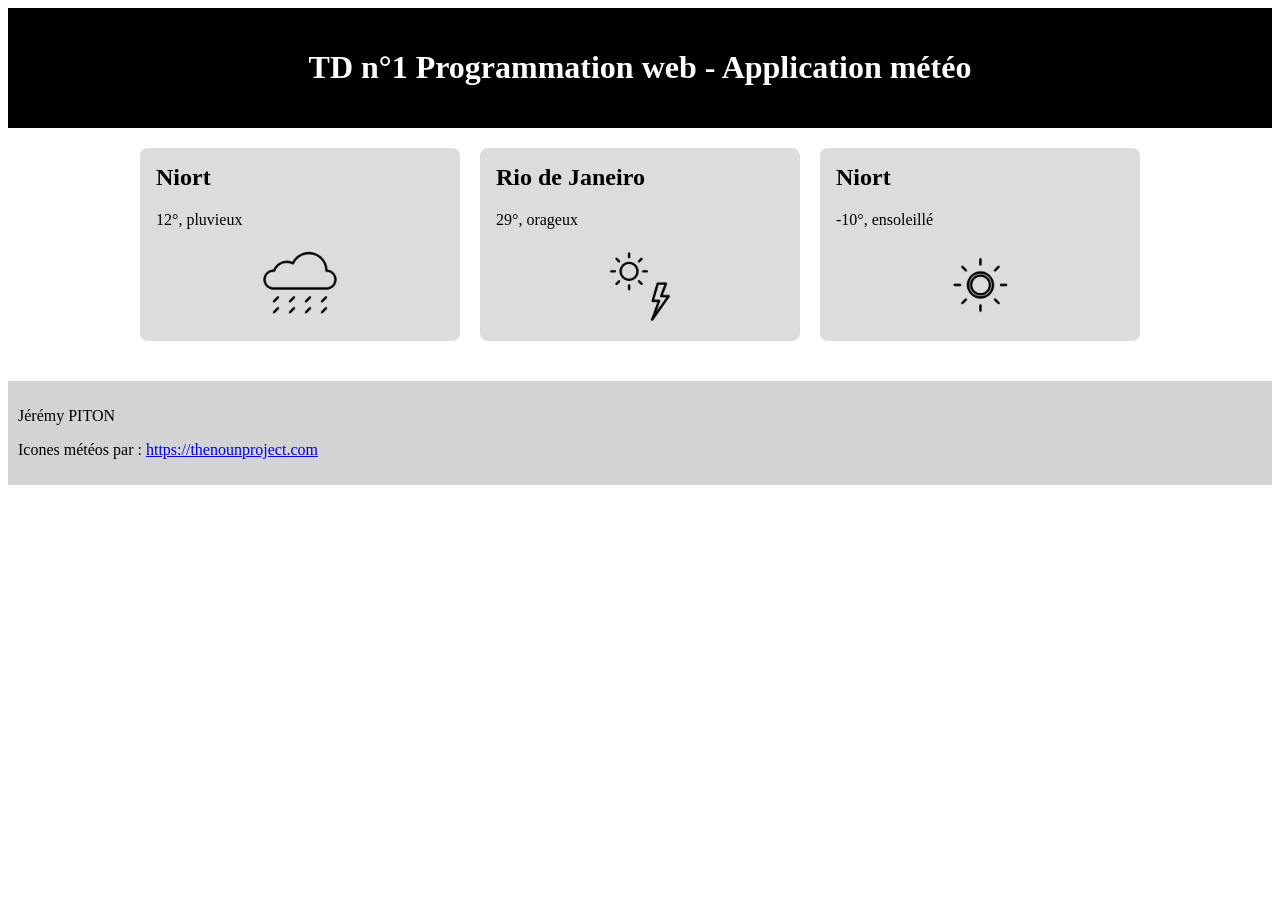
<file: meteo/index.html>
<!DOCTYPE html>
<html>
    <head>
        <meta charset="UTF-8">
        <link rel="stylesheet" href="style.css">
    </head>
    <body>
        <header>
            <h1>TD n°1 Programmation web - Application météo</h1>
        </header>
        <div class="flex">
            <div class="ville">
                <h2>Niort</h2>
                <p>12°, pluvieux</p>
                <img src="images/pluvieux.png" alt="pluvieux"/>
            </div>
            <div class="ville">
                <h2>Rio de Janeiro</h2>
                <p>29°, orageux</p>
                <img src="images/orageux.png" alt="orageux"/>
            </div>
            <div class="ville">
                <h2>Niort</h2>
                <p>-10°, ensoleillé</p>
                <img src="images/ensoleille.png" alt="ensoleille"/>
            </div>
        </div>
        <footer>
            <p>Jérémy PITON</p>
            <p>Icones météos par : <a href="https://thenounproject.com">https://thenounproject.com</a></p>
        </footer>
    </body>
</html>
</file>
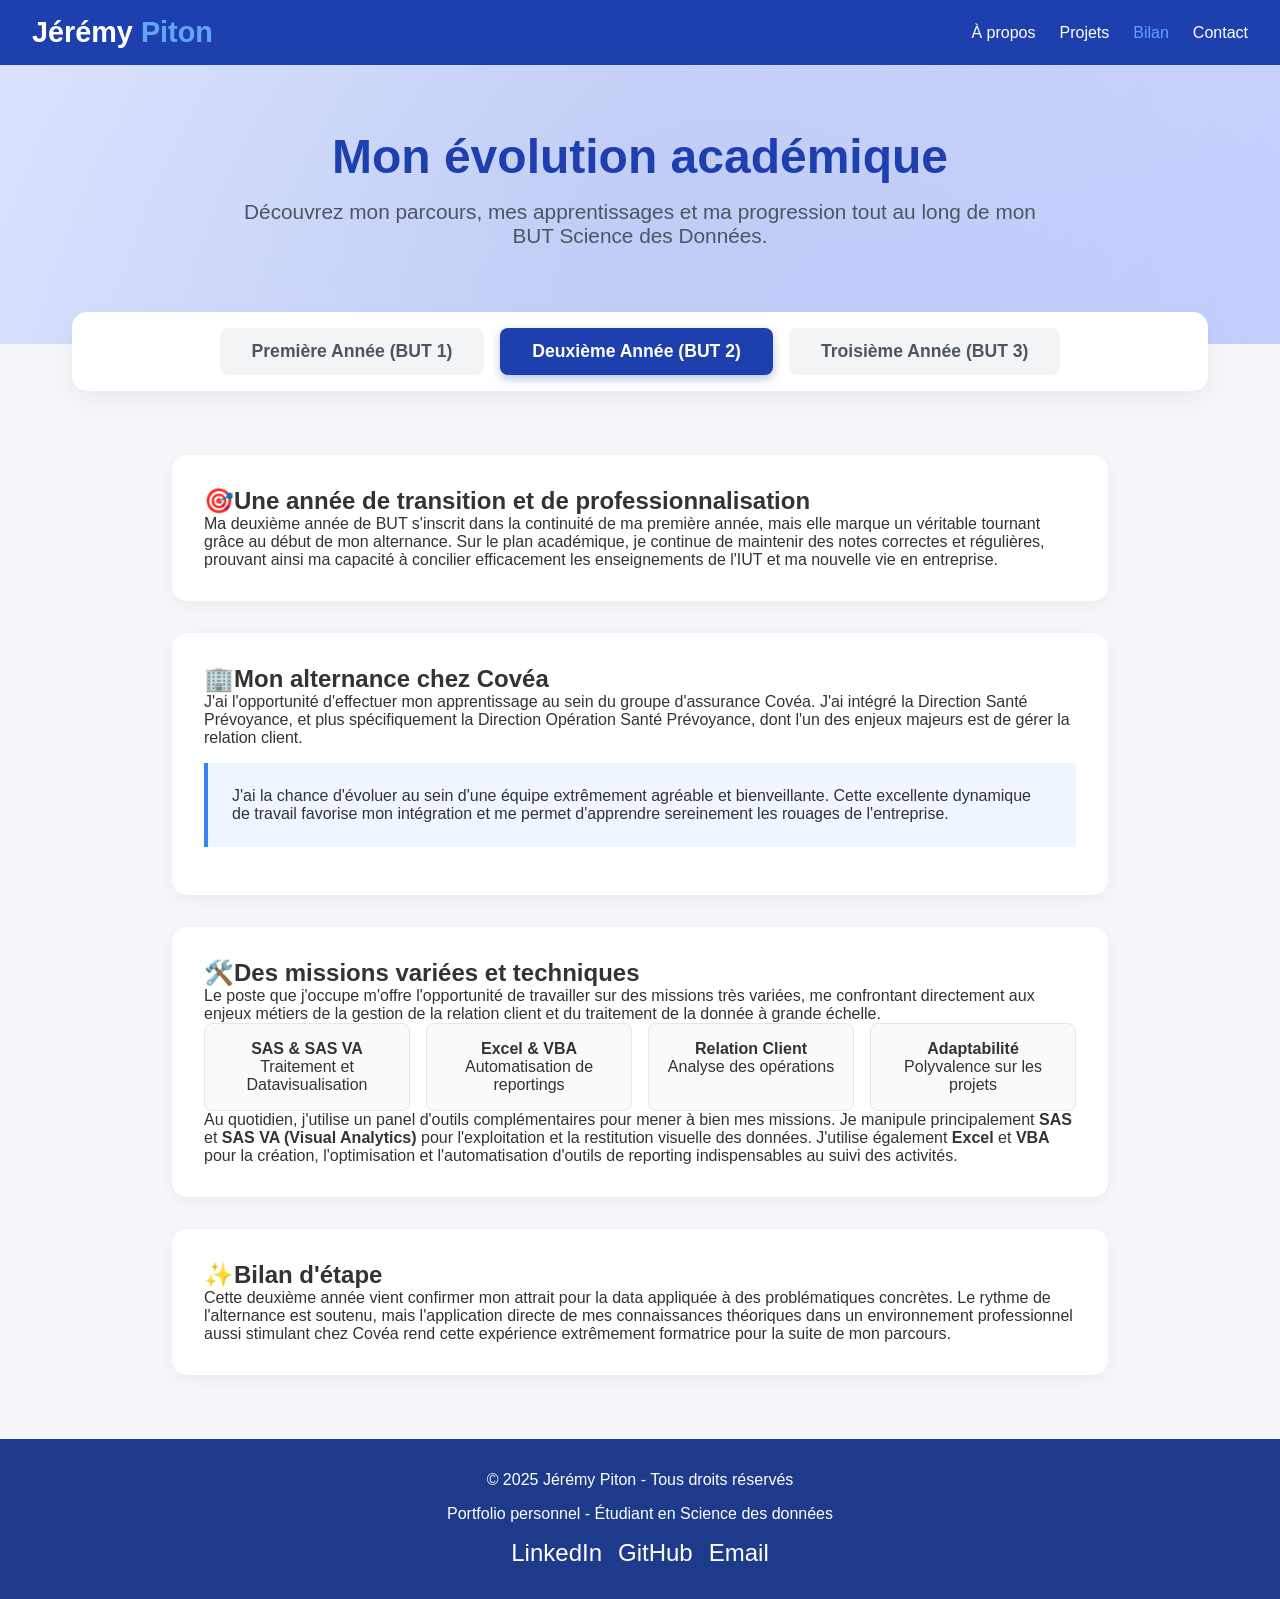
<file: pages/bilan.html>
<!DOCTYPE html>
<html lang="fr">
<head>
    <meta charset="UTF-8">
    <meta name="viewport" content="width=device-width, initial-scale=1.0">
    <title>Bilan - Jérémy Piton</title>
    <link rel="stylesheet" href="../styles/style.css">
</head>
<body>
    <header>
        <nav>
            <div class="logo"><a href="../index.html" style="text-decoration: none; color: inherit;">Jérémy <span>Piton</span></a></div>
            <div class="nav-links">
                <a href="./about.html">À propos</a>
                <a href="./projet.html">Projets</a>
                <a href="./bilan.html" style="color: #60a5fa;">Bilan</a>
                <a href="./contact.html">Contact</a>
            </div>
        </nav>
    </header>

    <section class="hero">
        <div class="hero-content">
            <h1>Mon évolution académique</h1>
            <p>Découvrez mon parcours, mes apprentissages et ma progression tout au long de mon BUT Science des Données.</p>
        </div>
    </section>

    <div class="tabs-container">
        <div class="tabs">
            <button class="tab-btn" data-target="but1">Première Année (BUT 1)</button>
            <button class="tab-btn active" data-target="but2">Deuxième Année (BUT 2)</button>
            <button class="tab-btn" data-target="but3">Troisième Année (BUT 3)</button>
        </div>
    </div>

    <div id="but1" class="tab-content bilan-container">
        <div class="bilan-section">
            <h2><span class="section-icon">🎯</span>Vue d'ensemble de l'année</h2>
            <p>Ma première année en BUT Science des Données à l'IUT de Poitiers (site de Niort) s'est révélée être une expérience enrichissante et gratifiante. Dès le début de cette formation, j'ai été agréablement surpris par la qualité de l'enseignement et la diversité des matières proposées.</p>
            
            <div class="highlight-box">
                <p>Cette année a dépassé toutes mes attentes et les résultats obtenus témoignent d'une réelle cohérence entre mes aptitudes et cette formation.</p>
            </div>
            
            <p>Ce qui m'a le plus marqué, c'est la facilité avec laquelle j'ai assimilé les concepts enseignés. Sans avoir le sentiment de fournir un travail intensif, j'ai réussi à obtenir d'excellents résultats tout au long des deux semestres, ce qui témoigne à la fois de ma passion pour le domaine et de ma capacité d'adaptation aux méthodes pédagogiques universitaires.</p>
        </div>

        <div class="bilan-section">
            <h2><span class="section-icon">📊</span>Résultats académiques</h2>
            <p>Mes résultats de première année reflètent un parcours solide et cohérent. J'ai obtenu de très bons résultats dans l'ensemble des matières, avec une progression constante qui s'est maintenue de septembre à juin.</p>
            
            <div class="skills-grid">
                <div class="skill-item">
                    <strong>Semestre 1</strong><br>
                    Très bons résultats
                </div>
                <div class="skill-item">
                    <strong>Semestre 2</strong><br>
                    Progression confirmée
                </div>
                <div class="skill-item">
                    <strong>Moyenne générale</strong><br>
                    Belle performance
                </div>
                <div class="skill-item">
                    <strong>Assiduité</strong><br>
                    Grande régularité
                </div>
            </div>
            
            <p>Ces résultats sont satisfaisants car ils ont été obtenus sans stress excessif ni surmenage. Cela m'a permis de prendre du recul sur les concepts étudiés et d'approfondir certains sujets qui m'intéressaient particulièrement, notamment dans le domaine informatique.</p>
        </div>

        <div class="bilan-section">
            <h2><span class="section-icon">💻</span>Passion confirmée pour l'informatique</h2>
            <p>Comme je l'anticipais avant d'intégrer cette formation, l'aspect informatique du BUT Science des Données a été une source de motivation constante. Les cours de programmation Python, de bases de données SQL, et d'algorithmique ont particulièrement retenu mon attention.</p>
            
            <p>Cette attirance naturelle pour l'informatique s'est traduite par une facilité d'apprentissage dans ces matières. Les concepts de programmation, la logique algorithmique et la manipulation de données m'ont semblé intuitifs, ce qui m'a permis d'aller au-delà des exigences du programme et d'explorer des aspects plus avancés par curiosité personnelle.</p>
            
            <div class="highlight-box">
                <p>L'informatique reste le domaine où je me sens le plus à l'aise et où ma progression est la plus naturelle. Cette passion devrait constituer un atout majeur pour la suite de mes études.</p>
            </div>
        </div>

        <div class="bilan-section">
            <h2><span class="section-icon">📐</span>Appropriation des mathématiques</h2>
            <p>L'une des plus belles surprises de cette année a été de voir à quel point les mathématiques et l’informatique se complètent parfaitement. Si les maths m'ont toujours intéressé, j’ai découvert à travers la science des données une nouvelle manière de les appliquer, rendant leur utilisation encore plus captivante et enrichissante.</p>
            
            <p>Les statistiques, l'algèbre linéaire, et l'analyse de données m'ont permis de découvrir une facette des mathématiques que je ne connaissais pas : leur application concrète et leur utilité pratique dans l'analyse et l'interprétation de données réelles. Cette approche contextualisée a changé ma perception de cette discipline.</p>
            
            <p>Ma motivation pour les mathématiques et l'informatique s'aligne désormais parfaitement, renforçant ainsi la cohérence de mon parcours en data science. Cette convergence marque une étape clé dans mon évolution académique et confirme mon choix professionnel, en me permettant d'exploiter pleinement ces deux disciplines pour l'analyse et la valorisation des données.</p>
        </div>

        <div class="bilan-section">
            <h2><span class="section-icon">🚀</span>Perspectives et projets futurs</h2>
            <p>Cette première année réussie renforce ma conviction d'avoir fait le bon choix d'orientation. Elle constitue une base solide pour aborder les années suivantes avec confiance.</p>
            
            <p>Aussi je me projette déjà dans l'alternance que j'effectuerai pour ma deuxième année. Cette expérience professionnelle me permettra de mettre en pratique les compétences acquises tout en continuant à apprendre dans un environnement professionnel stimulant.</p>
            
            <div class="highlight-box">
                <p>J’ai atteint mon objectif en décrochant une alternance en data science à Niort ce qui me permettra de conjuguer apprentissage théorique et expérience concrète pour renforcer mes compétences.</p>
            </div>
            
            <p>Cette année m'a également donné envie d'approfondir certains domaines comme l'analyse de données et la visualisation de données avancée. Je compte profiter du premier mois des vacances d'été pour explorer ces sujets en autonomie.</p>
        </div>

        <div class="bilan-section">
            <h2><span class="section-icon">✨</span>Conclusion</h2>
            <p>En résumé, cette première année de BUT Science des Données restera marquée par la découverte d'une formation parfaitement adaptée à mes aspirations et à mes capacités.</p>
            
            <p>Au-delà de mes résultats, c'est surtout l'épanouissement personnel et intellectuel que je retiens de cette année. Avoir développé un goût pour les mathématiques appliquées tout en confirmant ma passion pour l'informatique orientera positivement la suite de mon parcours.</p>
            
            <p>Je termine cette première année avec enthousiasme et impatience de poursuivre cette aventure.</p>
        </div>
    </div>

    <div id="but2" class="tab-content active bilan-container">
        <div class="bilan-section">
            <h2><span class="section-icon">🎯</span>Une année de transition et de professionnalisation</h2>
            <p>Ma deuxième année de BUT s'inscrit dans la continuité de ma première année, mais elle marque un véritable tournant grâce au début de mon alternance. Sur le plan académique, je continue de maintenir des notes correctes et régulières, prouvant ainsi ma capacité à concilier efficacement les enseignements de l'IUT et ma nouvelle vie en entreprise.</p>
        </div>

        <div class="bilan-section">
            <h2><span class="section-icon">🏢</span>Mon alternance chez Covéa</h2>
            <p>J'ai l'opportunité d'effectuer mon apprentissage au sein du groupe d'assurance Covéa. J'ai intégré la Direction Santé Prévoyance, et plus spécifiquement la Direction Opération Santé Prévoyance, dont l'un des enjeux majeurs est de gérer la relation client.</p>
            
            <div class="highlight-box">
                <p>J'ai la chance d'évoluer au sein d'une équipe extrêmement agréable et bienveillante. Cette excellente dynamique de travail favorise mon intégration et me permet d'apprendre sereinement les rouages de l'entreprise.</p>
            </div>
        </div>

        <div class="bilan-section">
            <h2><span class="section-icon">🛠️</span>Des missions variées et techniques</h2>
            <p>Le poste que j'occupe m'offre l'opportunité de travailler sur des missions très variées, me confrontant directement aux enjeux métiers de la gestion de la relation client et du traitement de la donnée à grande échelle.</p>
            
            <div class="skills-grid">
                <div class="skill-item">
                    <strong>SAS & SAS VA</strong><br>
                    Traitement et Datavisualisation
                </div>
                <div class="skill-item">
                    <strong>Excel & VBA</strong><br>
                    Automatisation de reportings
                </div>
                <div class="skill-item">
                    <strong>Relation Client</strong><br>
                    Analyse des opérations
                </div>
                <div class="skill-item">
                    <strong>Adaptabilité</strong><br>
                    Polyvalence sur les projets
                </div>
            </div>
            
            <p>Au quotidien, j'utilise un panel d'outils complémentaires pour mener à bien mes missions. Je manipule principalement <strong>SAS</strong> et <strong>SAS VA (Visual Analytics)</strong> pour l'exploitation et la restitution visuelle des données. J'utilise également <strong>Excel</strong> et <strong>VBA</strong> pour la création, l'optimisation et l'automatisation d'outils de reporting indispensables au suivi des activités.</p>
        </div>

        <div class="bilan-section">
            <h2><span class="section-icon">✨</span>Bilan d'étape</h2>
            <p>Cette deuxième année vient confirmer mon attrait pour la data appliquée à des problématiques concrètes. Le rythme de l'alternance est soutenu, mais l'application directe de mes connaissances théoriques dans un environnement professionnel aussi stimulant chez Covéa rend cette expérience extrêmement formatrice pour la suite de mon parcours.</p>
        </div>
    </div>


    <div id="but3" class="tab-content bilan-container">
        <div class="coming-soon">
            <div class="icon">🚀</div>
            <h2>Patience, j'y travaille !</h2>
            <p>Cette section sera complétée lors de ma troisième et dernière année de BUT.<br>Au programme : spécialisation, poursuite de mon alternance, et préparation à la poursuite d'études (Master/École d'ingénieur).</p>
        </div>
    </div>
    
    <footer>
        <p>© 2025 Jérémy Piton - Tous droits réservés</p>
        <p>Portfolio personnel - Étudiant en Science des données</p>
        <div class="social-links">
            <a href="https://www.linkedin.com/in/j%C3%A9r%C3%A9my-piton-b1ab8a340/">LinkedIn</a>
            <a href="https://github.com/jeremypiton">GitHub</a>
            <a href="mailto:jmyptn@gmail.com">Email</a>
        </div>
    </footer>

    <script src="../scripts/scripts.js"></script>
</body>
</html>
</file>
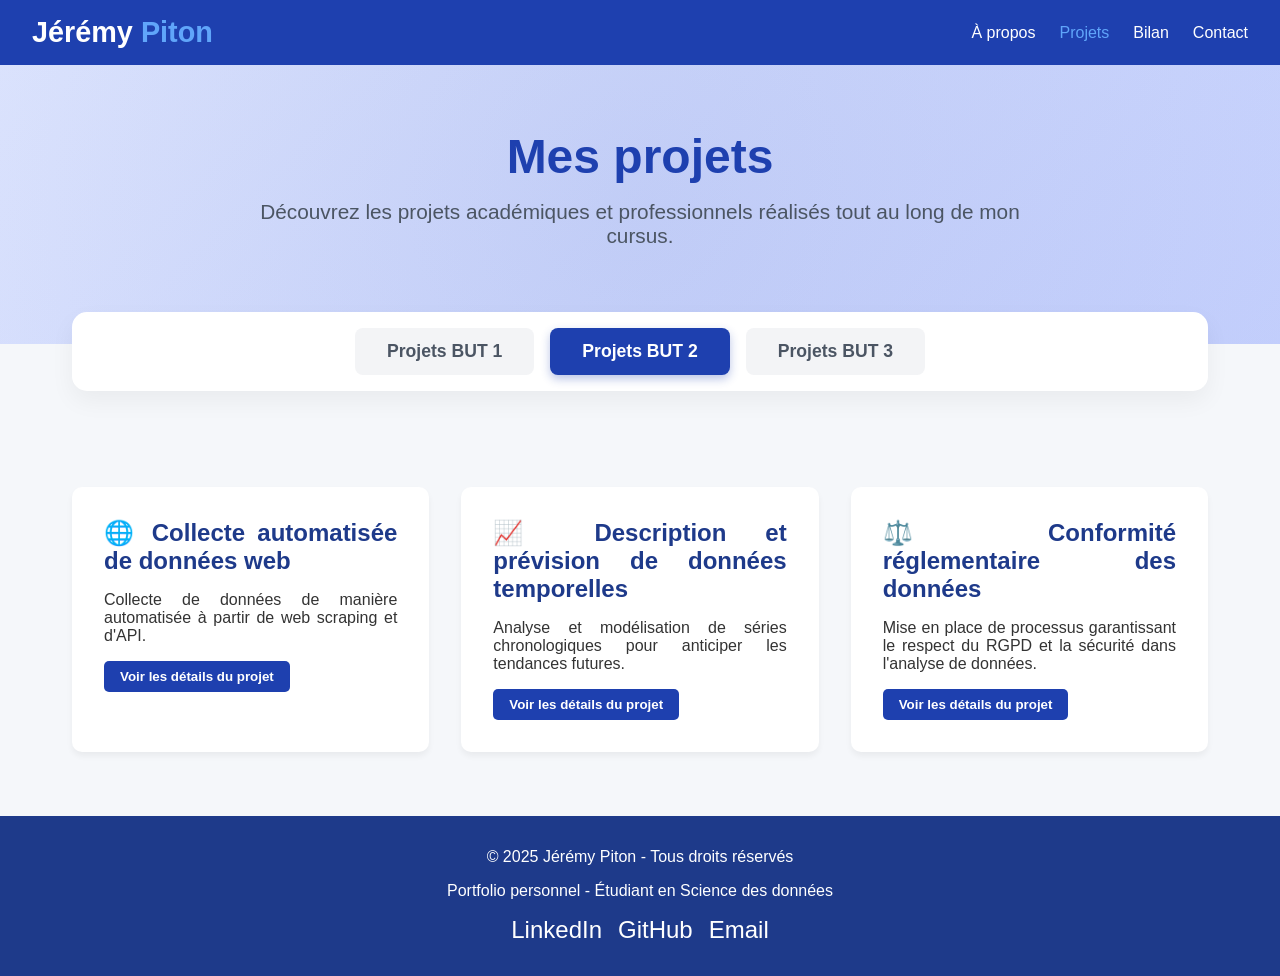
<file: pages/projet.html>
<!DOCTYPE html>
<html lang="fr">
<head>
    <meta charset="UTF-8">
    <meta name="viewport" content="width=device-width, initial-scale=1.0">
    <title>Jérémy Piton - Mes projets</title>
    <link rel="stylesheet" href="../styles/style.css">
</head>
<body>
    <!-- Overlay pour les modales -->
    <div class="modal-overlay" id="modalOverlay"></div>

    <header>
        <nav>
            <div class="logo"><a href="../index.html" style="text-decoration: none; color: inherit;">Jérémy <span>Piton</span></a></div>
            <div class="nav-links">
                <a href="./about.html">À propos</a>
                <a href="./projet.html" style="color: #60a5fa;">Projets</a>
                <a href="./bilan.html">Bilan</a>
                <a href="./contact.html">Contact</a>
            </div>
        </nav>
    </header>

    <section class="hero">
        <div class="hero-content">
            <h1>Mes projets</h1>
            <p>Découvrez les projets académiques et professionnels réalisés tout au long de mon cursus.</p>
        </div>
    </section>

    <div class="tabs-container">
        <div class="tabs">
            <button class="tab-btn" data-target="projets-but1">Projets BUT 1</button>
            <button class="tab-btn active" data-target="projets-but2">Projets BUT 2</button>
            <button class="tab-btn" data-target="projets-but3">Projets BUT 3</button>
        </div>
    </div>

    <div id="projets-but1" class="tab-content">
    <section class="features">
        <div class="feature-card">
            <h3>🌍 Présentation en anglais d'un territoire</h3>
            <p>Exposé en anglais présentant Montréal son angle économique et culturel.</p>
            <button class="open-details-btn">Voir les détails du projet</button>
        </div>

        <div class="feature-card">
            <h3>🏢 Production de données en entreprise</h3>
            <p>Analyse de données de l'INSEE pour un parti politique.</p>
            <button class="open-details-btn">Voir les détails du projet</button>
        </div>

        <div class="feature-card">
            <h3>📁 Écriture et lecture de fichiers de données</h3>
            <p>Manipulation d'un fichier JSON avec Python pour automatiser la transformation en CSV.</p>
            <button class="open-details-btn">Voir les détails du projet</button>
        </div>

        <div class="feature-card">
            <h3>📊 Création d'un reporting</h3>
            <p>Conception d'une application de gestion de note avec Excel.</p>
            <button class="open-details-btn">Voir les détails du projet</button>
        </div>

        <div class="feature-card">
            <h3>📝 Mise en œuvre d'une enquête</h3>
            <p>Création d'un questionnaire, diffusion, collecte et analyse statistique des résultats.</p>
            <button class="open-details-btn">Voir les détails du projet</button>
        </div>

        <div class="feature-card">
            <h3>🗃️ Conception et implémentation d'une base de données</h3>
            <p>Modélisation et création de schémas SQL, requêtage avec MySQL et création d'un IHM avec python.</p>
            <button class="open-details-btn">Voir les détails du projet</button>
        </div>

        <div class="feature-card">
            <h3>🔢 Régression sur des données réelles</h3>
            <p>Prédiction des prix de vente de maison avec un model linéaire simple.</p>
            <button class="open-details-btn">Voir les détails du projet</button>
        </div>

        <div class="feature-card">
            <h3>📈 Estimation par échantillonnage</h3>
            <p>Utilisation de méthodes statistiques pour estimer la population de l'Île de France.</p>
            <button class="open-details-btn">Voir les détails du projet</button>
        </div>

        <div class="feature-card">
            <h3>📊 Dataviz (concours)</h3>
            <p>Participation à un concours de datavisualisation en équipe, avec des données de l'INSEE.</p>
            <button class="open-details-btn">Voir les détails du projet</button>
        </div>

        <div class="feature-card">
            <h3>📊 Indicateurs de performance</h3>
            <p>Analyse financière et diagnostique du Groupe Fleury Michon.</p>
            <button class="open-details-btn">Voir les détails du projet</button>
        </div>

        <div class="feature-card">
            <h3>📉 Analyse, reporting et datavisualisation</h3>
            <p>Réalisation d'une application d'analyse des risques d'accident domestique.</p>
            <button class="open-details-btn">Voir les détails du projet</button>
        </div>

        <div class="feature-card">
            <h3>🧾 Portfolio</h3>
            <p>Création d'un site web personnel pour présenter mes compétences, projets et centres d'intérêts.</p>
            <button class="open-details-btn">Voir les détails du projet</button>
        </div>
    </section>

    <!-- Modales pour chaque projet -->
    <div class="project-details" id="modal-0">
        <button class="close-details-btn">✕</button>
        <h3>🌍 Présentation en anglais d'un territoire</h3>
        <div class="project-content">
            <div class="project-left">
                <h4>Description</h4>
                <p>Réalisation d'un exposé en anglais sur un territoire spécifique, analysant ses aspects économiques, culturels et géographiques. Recherche documentaire approfondie et présentation orale devant un jury.</p>
            </div>
            <div class="project-right">
                <h4>Compétences acquises</h4>
                <ul>
                    <li>Expression orale en anglais professionnel</li>
                    <li>Recherche et synthèse d'informations géoéconomiques</li>
                    <li>Analyse territoriale et contextuelle</li>
                    <li>Techniques de présentation et de communication</li>
                </ul>
                <h4>Livrables</h4>
                <a href="../documents/Projet_Territoire.pdf" target="_blank">Voir la présentation</a>
            </div>
        </div>
    </div>

    <div class="project-details" id="modal-1">
        <button class="close-details-btn">✕</button>
        <h3>🏢 Production de données en entreprise</h3>
        <div class="project-content">
            <div class="project-left">
                <h4>Description</h4>
                <p>Analyse démographique et économique des Hautes-Alpes, mettant en évidence la stabilité de la population et les disparités du chômage, avec un focus sur les jeunes et les non-diplômés. Insights stratégiques pour les campagnes politiques.</p>
            </div>
            <div class="project-right">
                <h4>Compétences acquises</h4>
                <ul>
                    <li>Analyse de données</li>
                    <li>Visualisation de données</li>
                    <li>Synthèse et rédaction</li>
                    <li>Utilisation d'outils statistiques</li>
                </ul>
                <h4>Livrables</h4>
                <a href="../documents/rapportAnalyseDonnées.pdf" target="_blank">Voir le rapport</a>
            </div>
        </div>
    </div>

    <div class="project-details" id="modal-2">
        <button class="close-details-btn">✕</button>
        <h3>📁 Écriture et lecture de fichiers de données</h3>
        <div class="project-content">
            <div class="project-left">
                <h4>Description</h4>
                <p>Extraction et transformation de données JSON en CSV via Python, avec nettoyage, gestion des formats et structuration pour l'analyse. Un projet alliant automatisation et organisation de l'information</p>
            </div>
            <div class="project-right">
                <h4>Compétences acquises</h4>
                <ul>
                    <li>Correctement interpréter et prendre en compte le besoin du commanditaire ou du client</li>
                    <li>Respecter les formalismes de notation</li>
                    <li>Connaître la syntaxe des langages et savoir l’utiliser</li>
                    <li>Mesurer l’importance de maîtriser la structure des données à exploiter</li>
                    <li>Comprendre les structures algorithmiques de base et leur contexte d’usage</li>
                    <li>Prendre conscience de l’intérêt de la programmation</li>
                </ul>
                <h4>Livrables</h4>
                <a href="../documents/transformerJsonToCsv.py" download="">Télécharger le code source</a><br>
                <a href="../documents/que-faire-a-paris-.json" download="">Télécharger le fichier à modifier</a>
            </div>
        </div>
    </div>

    <div class="project-details" id="modal-3">
        <button class="close-details-btn">✕</button>
        <h3>📊 Création d'un reporting</h3>
        <div class="project-content">
            <div class="project-left">
                <h4>Description</h4>
                <p>Projet réalisé avec Excel pour créer un tableau de bord interactifs permettant le suivi des notes.</p>
            </div>
            <div class="project-right">
                <h4>Compétences acquises</h4>
                <ul>
                    <li>Maîtrise de Excel et de ses fonctionnalités avancées</li>
                    <li>Compréhension des enjeux du VBA</li>
                    <li>Automatisation de rapports et mise à jour de données</li>
                    <li>Création de visualisations impactantes</li>
                </ul>
                <h4>Livrables</h4>
                <a href="../documents/Projet_AplicationVBA.xlsm" download="">Télécharger le fichier Excel</a>
            </div>
        </div>
    </div>

    <div class="project-details" id="modal-4">
        <button class="close-details-btn">✕</button>
        <h3>📝 Mise en œuvre d'une enquête</h3>
        <div class="project-content">
            <div class="project-left">
                <h4>Description</h4>
                <p>Conception complète d'une enquête statistique : élaboration du questionnaire et de la trame à suivre, analyse, conception du tableau de bord.</p>
            </div>
            <div class="project-right">
                <h4>Compétences acquises</h4>
                <ul>
                    <li>Méthodologie d'enquête statistique</li>
                    <li>Conception de questionnaires</li>
                    <li>Analyse des données</li>
                    <li>Etablissement d'un tableau de bord</li>
                </ul>
                <h4>Livrables</h4>
                <a href="../documents/Tableau_enquete.pdf" target="_blank">Rapport d'enquête (PDF)</a>
            </div>
        </div>
    </div>

    <div class="project-details" id="modal-5">
        <button class="close-details-btn">✕</button>
        <h3>🗃️ Conception et implémentation d'une base de données</h3>
        <div class="project-content">
            <div class="project-left">
                <h4>Description</h4>
                <p>Conception complète d'une base de données relationnelle : modélisation conceptuelle, création du schéma physique, implémentation, développement de requêtes complexes et conception d'un IHM.</p>
            </div>
            <div class="project-right">
                <h4>Compétences acquises</h4>
                <ul>
                    <li>Correctement interpréter et prendre en compte le besoin du commanditaire ou du client</li>
                    <li>Respecter les formalismes de notation</li>
                    <li>Connaître la syntaxe des langages et savoir l’utiliser</li>
                    <li>Mesurer l’importance de maîtriser la structure de données à exploiter</li>
                    <li>Comprendre les structures algorithmiques de base et leur contexte d’usage</li>
                    <li>Prendre conscience de l’intérêt de la programmation</li>
                </ul>
                <h4>Livrables</h4>
                <a href="../documents/Fichiers.zip" target="_blank">Fichiers python, SQL et MCD</a>
            </div>
        </div>
    </div>

    <div class="project-details" id="modal-6">
        <button class="close-details-btn">✕</button>
        <h3>🔢 Régression sur des données réelles</h3>
        <div class="project-content">
            <div class="project-left">
                <h4>Description</h4>
                <p>Modélisation prédictive utilisant la régression linéaire sur un jeu de données réel. Analyse de la relation entre variables et validation du modèle.</p>
            </div>
            <div class="project-right">
                <h4>Compétences acquises</h4>
                <ul>
                    <li>Régression linéaire simple</li>
                    <li>Validation de modèles statistiques</li>
                    <li>Interprétation des coefficients</li>
                    <li>Diagnostic de régression</li>
                </ul>
                <h4>Livrables</h4>
                <a href="../documents/Régréssion sur des Données Réelles.pdf" target="_blank">Compte rendu</a>
            </div>
        </div>
    </div>

    <div class="project-details" id="modal-7">
        <button class="close-details-btn">✕</button>
        <h3>📈 Estimation par échantillonnage</h3>
        <div class="project-content">
            <div class="project-left">
                <h4>Description</h4>
                <p>Estimation de la population d’une région par sondage, comparant échantillonnage aléatoire simple et stratifié. Analyse statistique des données, calculs d’intervalles de confiance et représentation graphique des résultats. Ce projet met en avant des compétences en traitement de données, analyse statistique et visualisation pour une meilleure prise de décision.</p>
            </div>
            <div class="project-right">
                <h4>Compétences acquises</h4>
                <ul>
                    <li>Analyse statistique</li>
                    <li>Traitement et manipulation de données</li>
                    <li>Programmation en R</li>
                    <li>Visualisation de données</li>
                    <li>Interprétation des résultats</li>
                </ul>
                <h4>Livrables</h4>
                <a href="../documents/Compte rendu SAE.pdf" target="_blank">Rapport statistique</a>
            </div>
        </div>
    </div>

    <div class="project-details" id="modal-8">
        <button class="close-details-btn">✕</button>
        <h3>📊 Dataviz (concours)</h3>
        <div class="project-content">
            <div class="project-left">
                <h4>Description</h4>
                <p>Analyse des jeunes de 15 à 29 ans dans les territoires à faible densité, réalisée pour le concours Dataviz des BUT Science des Données. L’étude explore l’impact de la faible densité sur la scolarisation, le niveau de diplôme et l’accès au marché du travail, en comparant les zones rurales et urbaines. Un projet mêlant visualisation de données, analyse statistique et interprétation socio-économique.</p>
            </div>
            <div class="project-right">
                <h4>Compétences acquises</h4>
                <ul>
                    <li>Réalisation d'un problématique pertinente</li>
                    <li>Design thinking appliqué aux données</li>
                    <li>Travail en équipe et gestion de projet</li>
                    <li>Présentation et storytelling</li>
                </ul>
                <h4>Livrables</h4>
                <a href="../documents/Infographie concours Dataviz.pdf" target="_blank">Visualisation</a>
            </div>
        </div>
    </div>

    <div class="project-details" id="modal-9">
        <button class="close-details-btn">✕</button>
        <h3>📊 Indicateurs de performance</h3>
        <div class="project-content">
            <div class="project-left">
                <h4>Description</h4>
                <p>Étude des indicateurs de performance de Fleury-Michon, analysant l’évolution du chiffre d’affaires, la rentabilité et la productivité entre 2019 et 2022. L’analyse met en lumière les fluctuations des résultats financiers et propose des leviers d’optimisation pour assurer une croissance durable.</p>
            </div>
            <div class="project-right">
                <h4>Compétences acquises</h4>
                <ul>
                    <li>Interprétation des indicateurs de performance</li>
                    <li>Analyse des marges et des coûts</li>
                    <li>Gestion des investissements</li>
                    <li>Synthèse et communication des résultats</li>
                </ul>
                <h4>Livrables</h4>
                <a href="../documents/Projet_indicateurs.pdf" target="_blank">Rapport</a>
            </div>
        </div>
    </div>

    <div class="project-details" id="modal-10">
        <button class="close-details-btn">✕</button>
        <h3>📉 Analyse, reporting et datavisualisation</h3>
        <div class="project-content">
            <div class="project-left">
                <h4>Description</h4>
                <p>Création d'un outil dynamique d'analyse des accidents domestiques en France, intégrant nettoyage de données, comparaison avec la population française et datavisualisation. L'objectif est d'identifier les facteurs de survenue et de gravité des accidents, tout en proposant des mesures de prévention adaptées. L'outil est automatisé pour intégrer de nouveaux jeux de données et offrir une analyse actualisée.</p>
            </div>
            <div class="project-right">
                <h4>Compétences acquises</h4>
                <ul>
                    <li>Analyse et traitement de données</li>
                    <li>Datavisualisation et reporting</li>
                    <li>Interprétation statistique</li>
                    <li>Automatisation et programmation</li>
                    <li>Gestion de projet SCRUM</li>
                    <li>Communication et restitution</li>
                </ul>
                <h4>Livrables</h4>
                <a href="#">Projet Indisponible</a>
            </div>
        </div>
    </div>

    <div class="project-details" id="modal-11">
        <button class="close-details-btn">✕</button>
        <h3>🧾 Portfolio</h3>
        <div class="project-content">
            <div class="project-left">
                <h4>Description</h4>
                <p>Conception et développement de ce site web portfolio personnel en HTML, CSS et JavaScript. Présentation structurée de mes compétences, projets et expériences avec un design moderne et responsive.</p>
            </div>
            <div class="project-right">
                <h4>Compétences acquises</h4>
                <ul>
                    <li>Développement web front-end</li>
                    <li>Design responsive et UX/UI</li>
                    <li>Communication visuelle</li>
                    <li>Gestion de projet personnel</li>
                </ul>
                <h4>Livrables</h4>
                <a href="../index.html">Page d'accueil du portfolio</a>
            </div>
        </div>
    </div>
    </section>
    </div>

    <div id="projets-but2" class="tab-content active">
        <section class="features">
            <div class="feature-card">
                <h3>🌐 Collecte automatisée de données web</h3>
                <p>Collecte de données de manière automatisée à partir de web scraping et d'API.</p>
                <button class="open-details-btn">Voir les détails du projet</button>
            </div>
            
            <div class="feature-card">
                <h3>📈 Description et prévision de données temporelles</h3>
                <p>Analyse et modélisation de séries chronologiques pour anticiper les tendances futures.</p>
                <button class="open-details-btn">Voir les détails du projet</button>
            </div>
            
            <div class="feature-card">
                <h3>⚖️ Conformité réglementaire des données</h3>
                <p>Mise en place de processus garantissant le respect du RGPD et la sécurité dans l'analyse de données.</p>
                <button class="open-details-btn">Voir les détails du projet</button>
            </div>
        </section>

        <div class="project-details" id="modal-12">
            <button class="close-details-btn">✕</button>
            <h3>🌐 Collecte automatisée de données web</h3>
            <div class="project-content">
                <div class="project-left">
                    <h4>Description</h4>
                    <p>Lors de ce projet, nous avons créé une application web permettant de collecter automatiquement des données à partir de sites web en utilisant des techniques de web scraping (BeautifulSoup, Selenium) et l'interrogation d'API. Les données ont ensuite été structurées pour être analysées.</p>
                </div>
                <div class="project-right">
                    <h4>Compétences acquises</h4>
                    <ul>
                        <li>Programmation Python et requêtes Web</li>
                        <li>Web scraping et manipulation d'API</li>
                        <li>Structuration et nettoyage des données brutes</li>
                        <li>Automatisation des processus</li>
                    </ul>
                    <h4>Livrables</h4>
                    <a href="../documents/progWeb.pdf" target="_blank">Voir les consignes</a>
                </div>
            </div>
        </div>

        <div class="project-details" id="modal-13">
            <button class="close-details-btn">✕</button>
            <h3>📈 Description et prévision de données temporelles</h3>
            <div class="project-content">
                <div class="project-left">
                    <h4>Description</h4>
                    <p>Application de méthodes statistiques pour l'analyse de séries chronologiques. Ce projet impliquait le prétraitement de données temporelles, la décomposition des signaux (tendance, saisonnalité), et l'utilisation de modèles de prévision (comme ARIMA ou le lissage exponentiel) pour réaliser des estimations fiables à court et moyen terme.</p>
                </div>
                <div class="project-right">
                    <h4>Compétences acquises</h4>
                    <ul>
                        <li>Analyse de séries temporelles</li>
                        <li>Modélisation statistique et algorithmique</li>
                        <li>Modélisation avec Excel</li>
                        <li>Évaluation de la fiabilité des prévisions (Forecasting)</li>
                    </ul>
                    <h4>Livrables</h4>
                    <a href="../documents/AnalyseTemporelle.pdf" target="_blank">Voir le rapport d'analyse</a>
                </div>
            </div>
        </div>

        <div class="project-details" id="modal-14">
            <button class="close-details-btn">✕</button>
            <h3>⚖️ Conformité réglementaire des données</h3>
            <div class="project-content">
                <div class="project-left">
                    <h4>Description</h4>
                    <p>Étude et application du cadre légal lié au traitement des données personnelles (RGPD). Réalisation d'une analyse d'impact, cartographie des flux de données, et mise en place de mesures techniques (pseudonymisation, anonymisation) pour garantir la légalité et l'éthique des projets data.</p>
                </div>
                <div class="project-right">
                    <h4>Compétences acquises</h4>
                    <ul>
                        <li>Maîtrise du RGPD et du droit de la donnée</li>
                        <li>Techniques d'anonymisation des bases de données</li>
                        <li>Sécurité des systèmes d'information</li>
                        <li>Éthique professionnelle en Data Science</li>
                    </ul>
                    <h4>Livrables</h4>
                    <a href="../documents/RGPD  les règles à respecter.pptx" target="_blank">Voir la documentation de conformité</a>
                </div>
            </div>
        </div>
    </div>

    <div id="projets-but3" class="tab-content">
        <div class="coming-soon">
            <div class="icon">🚀</div>
            <h2>Projets à venir</h2>
            <p>Mes projets de troisième année apparaîtront ici. Ils incluront notamment mon projet de fin d'études et des missions d'alternance plus complexes.</p>
        </div>
    </div>

    <footer>
        <p>© 2025 Jérémy Piton - Tous droits réservés</p>
        <p>Portfolio personnel - Étudiant en Science des données</p>
        <div class="social-links">
            <a href="https://www.linkedin.com/in/j%C3%A9r%C3%A9my-piton-b1ab8a340/">LinkedIn</a>
            <a href="https://github.com/jeremypiton">GitHub</a>
            <a href="mailto:jmyptn@gmail.com">Email</a>
        </div>
    </footer>

    <script src="../scripts/scripts.js"></script>
</body>
</html>
</file>
<file: meteo/style.css>
header {
    background-color: black;
    color: white;
    padding: 20px;
    text-align: center;
}


.ville {
    background-color: gainsboro;
    padding: 10px;
    margin: 20px 0; 
}
.flex {
    display: flex;
    flex-wrap: wrap;
    gap: 20px;
    justify-content: center;
    padding: 20px;
    box-sizing: border-box;
}

.ville {
    background-color: gainsboro;
    padding: 16px;
    margin: 0;
    flex: 1 1 260px; /* grow, shrink, base width */
    max-width: 320px;
    box-sizing: border-box;
    border-radius: 8px;
}

.ville h2 {
    margin-top: 0;
}

.ville img {
    display: block;
    margin: 12px auto 0;
    width: 80px;
    max-width: 40%;
    height: auto;
}

footer {
        background-color: lightgrey;
        padding: 10px;
        margin-top: 20px;
}

/* Small screens: stack items */
@media (max-width: 480px) {
    .flex {
        flex-direction: column;
        align-items: stretch;
        padding: 12px;
    }
    .ville {
        flex: 1 1 100%;
        max-width: 100%;
    }
    .ville img {
        width: 120px;
        max-width: 50%;
    }
}
</file>
<file: styles/style.css>
/* ==========================================================================
   BASES & VARIABLES
   ========================================================================== */
* {
    margin: 0;
    padding: 0;
    box-sizing: border-box;
    font-family: 'Segoe UI', Tahoma, Geneva, Verdana, sans-serif;
}

body {
    background-color: #f5f7fa;
    color: #333;
    overflow-x: hidden;
}

/* ==========================================================================
   NAVIGATION & FOOTER (Communs)
   ========================================================================== */
header {
    background-color: #1e40af;
    color: white;
    padding: 1rem 2rem;
    box-shadow: 0 2px 10px rgba(0,0,0,0.1);
}

nav {
    display: flex;
    justify-content: space-between;
    align-items: center;
}

.logo {
    font-size: 1.8rem;
    font-weight: bold;
}

.logo span {
    color: #60a5fa;
}

.nav-links {
    display: flex;
    gap: 1.5rem;
}

.nav-links a {
    color: white;
    text-decoration: none;
    font-weight: 500;
    transition: color 0.3s;
}

.nav-links a:hover, .nav-links a.active {
    color: #60a5fa;
}

footer {
    background-color: #1e3a8a;
    color: white;
    padding: 2rem;
    text-align: center;
}

footer p {
    margin-bottom: 1rem;
}

.social-links {
    display: flex;
    justify-content: center;
    gap: 1rem;
    margin-top: 1rem;
}

.social-links a {
    color: white;
    font-size: 1.5rem;
    transition: color 0.3s;
    text-decoration: none;
}

.social-links a:hover {
    color: #60a5fa;
}

/* ==========================================================================
   SECTION HERO (Commune)
   ========================================================================== */
.hero {
    padding: 4rem 2rem;
    display: flex;
    flex-direction: column;
    align-items: center;
    text-align: center;
    background: linear-gradient(135deg, #e0e7ff 0%, #c7d2fe 100%);
    position: relative;
    overflow: hidden;
}

.hero::before {
    content: '';
    position: absolute;
    top: -50%;
    left: -50%;
    width: 200%;
    height: 200%;
    background: radial-gradient(circle, rgba(30, 64, 175, 0.1) 0%, transparent 70%);
    animation: float 20s infinite linear;
}

.hero-content {
    position: relative;
    z-index: 2;
}

.hero h1 {
    font-size: 3rem;
    margin-bottom: 1rem;
    color: #1e40af;
    animation: slideInFromTop 1s ease-out;
}

.hero p {
    font-size: 1.3rem;
    max-width: 800px;
    margin-bottom: 2rem;
    color: #4b5563;
    animation: slideInFromBottom 1s ease-out 0.3s both;
}

.hero-btn {
    display: inline-block;
    padding: 0.8rem 1.5rem;
    background-color: #1e40af;
    color: white !important;
    text-decoration: none;
    border-radius: 5px;
    font-weight: 500;
    transition: background-color 0.3s;
    cursor: pointer;
    border: none;
}

.hero-btn:hover {
    background-color: #3b82f6;
}

/* ==========================================================================
   COMPOSANTS : CARTES DE PROJETS / FEATURES
   ========================================================================== */
.features {
    padding: 4rem 2rem;
    display: grid;
    grid-template-columns: repeat(auto-fit, minmax(300px, 1fr));
    gap: 2rem;
    max-width: 1200px;
    margin: 0 auto;
}

.feature-card {
    background-color: white;
    padding: 2rem;
    border-radius: 10px;
    box-shadow: 0 4px 6px rgba(0,0,0,0.05);
    transition: transform 0.3s, box-shadow 0.3s;
    position: relative;
    text-align: justify;
}

.feature-card:hover {
    transform: translateY(-5px);
    box-shadow: 0 10px 15px rgba(0,0,0,0.1);
}

.feature-icon {
    font-size: 2rem;
    color: #1e40af;
    margin-bottom: 1rem;
    text-align: center;
}

.feature-card h3 {
    font-size: 1.5rem;
    margin-bottom: 1rem;
    color: #1e3a8a;
}

.open-details-btn {
    padding: 0.5rem 1rem;
    background-color: #1e40af;
    color: white;
    border: none;
    border-radius: 5px;
    font-weight: 600;
    cursor: pointer;
    transition: background-color 0.3s;
    margin-top: 1rem;
}

/* ==========================================================================
   PAGE PROJET : MODALES
   ========================================================================== */
.modal-overlay {
    display: none;
    position: fixed;
    top: 0; left: 0; width: 100%; height: 100%;
    background-color: rgba(0, 0, 0, 0.5);
    z-index: 9999;
}

.modal-overlay.active { display: block; }

.project-details {
    display: none;
    position: fixed;
    top: 50%; left: 50%;
    transform: translate(-50%, -50%);
    background: white;
    padding: 2rem;
    border-radius: 10px;
    box-shadow: 0 0 15px rgba(0,0,0,0.3);
    z-index: 10000;
    max-width: 90%;
    max-height: 80vh;
    overflow-y: auto;
    width: 700px;
}

.project-details.active { display: block; }

.close-details-btn {
    position: absolute;
    top: 1rem; right: 1rem;
    background: #f3f4f6;
    border: none;
    width: 30px; height: 30px;
    border-radius: 50%;
    cursor: pointer;
}

.project-content { display: flex; gap: 2rem; margin-top: 1rem; }
.project-left, .project-right { flex: 1; }

/* ==========================================================================
   PAGE À PROPOS : PROFIL & PASSIONS
   ========================================================================== */
.profile-section { padding: 4rem 2rem; max-width: 1200px; margin: 0 auto; }

.profile-card {
    background: white; border-radius: 20px; padding: 3rem;
    box-shadow: 0 10px 30px rgba(0,0,0,0.1);
    animation: fadeInUp 1s ease-out;
}

.profile-content { display: grid; grid-template-columns: 1fr 2fr; gap: 3rem; align-items: center; }

.profile-image {
    width: 180px; height: 180px; border-radius: 50%;
    background: linear-gradient(135deg, #1e40af, #60a5fa);
    display: flex; align-items: center; justify-content: center;
    font-size: 4rem; color: white; margin: 0 auto;
}

.passions-section { padding: 4rem 2rem; background: #f8fafc; }
.passions-grid { display: grid; grid-template-columns: repeat(auto-fit, minmax(300px, 1fr)); gap: 2rem; max-width: 1200px; margin: 0 auto; }

.passion-card {
    background: white; border-radius: 20px; padding: 2rem;
    box-shadow: 0 10px 30px rgba(0,0,0,0.1);
    transition: transform 0.3s;
}

.passion-card:hover { transform: translateY(-10px); }

/* Couleurs spécifiques passions */
.basketball-card { background: linear-gradient(135deg, #ff6b35 0%, #f7931e 100%); color: white; }
.cycling-card { background: linear-gradient(135deg, #10b981 0%, #059669 100%); color: white; }
.gaming-card { background: linear-gradient(135deg, #8b5cf6 0%, #7c3aed 100%); color: white; }

.passion-stats { display: flex; gap: 1.5rem; margin-top: 1rem; }
.stat-number { font-size: 1.5rem; font-weight: bold; display: block; }

/* ==========================================================================
   PAGE CONTACT & CV
   ========================================================================== */
.main-content { max-width: 1200px; margin: 0 auto; padding: 2rem; }

.cv-section { background: white; border-radius: 10px; overflow: hidden; margin-bottom: 3rem; }
.cv-header { background: #1e40af; color: white; padding: 2rem; text-align: center; position: relative; }

.pdf-embed { width: 100%; height: 600px; border: none; }

.info-item {
    display: flex; align-items: center; margin-bottom: 1rem;
    padding: 1rem; background: white; border-radius: 8px;
    box-shadow: 0 2px 5px rgba(0,0,0,0.05);
}

.info-icon { font-size: 1.5rem; margin-right: 1rem; color: #1e40af; }

.availability {
    padding: 1.5rem; background: #dcfce7; border-left: 4px solid #16a34a;
    border-radius: 5px; margin-top: 2rem;
}

/* ==========================================================================
   PAGE BILAN
   ========================================================================== */
.bilan-container { max-width: 1000px; margin: 0 auto; padding: 2rem; }
.bilan-section { background: white; margin-bottom: 2rem; padding: 2rem; border-radius: 15px; box-shadow: 0 4px 15px rgba(0,0,0,0.05); }
.highlight-box { background: #eff6ff; padding: 1.5rem; border-left: 4px solid #3b82f6; margin: 1rem 0; }
.skills-grid { display: grid; grid-template-columns: repeat(auto-fit, minmax(150px, 1fr)); gap: 1rem; }
.skill-item { background: #f8fafc; padding: 1rem; border-radius: 8px; text-align: center; border: 1px solid #e2e8f0; }

/* ==========================================================================
   ANIMATIONS
   ========================================================================== */
@keyframes float { 0% { transform: rotate(0deg); } 100% { transform: rotate(360deg); } }
@keyframes slideInFromTop { 0% { opacity: 0; transform: translateY(-50px); } 100% { opacity: 1; transform: translateY(0); } }
@keyframes slideInFromBottom { 0% { opacity: 0; transform: translateY(50px); } 100% { opacity: 1; transform: translateY(0); } }
@keyframes fadeInUp { 0% { opacity: 0; transform: translateY(30px); } 100% { opacity: 1; transform: translateY(0); } }
@keyframes bounce { 0%, 100% { transform: translateY(0); } 50% { transform: translateY(-20px); } }

.animate-on-scroll { opacity: 0; transform: translateY(30px); transition: all 0.6s ease; }
.animate-on-scroll.visible { opacity: 1; transform: translateY(0); }

/* ==========================================================================
   RESPONSIVE
   ========================================================================== */
@media (max-width: 768px) {
    .profile-content { grid-template-columns: 1fr; text-align: center; }
    .project-content { flex-direction: column; }
    .hero h1 { font-size: 2.2rem; }
}

/* ==========================================================================
   CORRECTIONS : ONGLETS & PAGE À PROPOS
   ========================================================================== */

/* 1. Design des Onglets (Tabs) pour Projets et Bilan */
.tabs-container {
    max-width: 1200px; margin: -2rem auto 2rem auto; padding: 0 2rem; position: relative; z-index: 10;
}
.tabs {
    display: flex; justify-content: center; gap: 1rem; background: white; padding: 1rem; border-radius: 15px; box-shadow: 0 10px 25px rgba(0,0,0,0.05); flex-wrap: wrap;
}
.tab-btn {
    padding: 0.8rem 2rem; border: none; background: #f3f4f6; color: #4b5563; border-radius: 8px; font-size: 1.1rem; font-weight: 600; cursor: pointer; transition: all 0.3s ease;
}
.tab-btn:hover { background: #e0e7ff; color: #1e40af; }
.tab-btn.active { background: #1e40af; color: white; box-shadow: 0 4px 10px rgba(30, 64, 175, 0.3); }

.tab-content { display: none; animation: fadeIn 0.5s ease-out; }
.tab-content.active { display: block; }

.coming-soon { text-align: center; padding: 6rem 2rem; background: white; border-radius: 15px; border: 2px dashed #cbd5e1; color: #64748b; max-width: 800px; margin: 2rem auto; }
.coming-soon .icon { font-size: 4rem; margin-bottom: 1rem; opacity: 0.5; }

@keyframes fadeIn { from { opacity: 0; transform: translateY(10px); } to { opacity: 1; transform: translateY(0); } }

/* 2. Restauration des images et animations des Passions (Page À propos) */
.basketball-image { width: 100%; height: 200px; background: url('../documents/basketball.jpg') center/cover; border-radius: 10px; margin-bottom: 1.5rem; position: relative; }
.basketball-court { position: absolute; top: 0; right: 0; width: 100px; height: 100px; opacity: 0.2; background: radial-gradient(circle at 50px 50px, transparent 20px, white 20px, white 22px, transparent 22px); }
.basketball-animation { position: absolute; top: 20px; right: 20px; width: 40px; height: 40px; background: #8b4513; border-radius: 50%; border: 2px solid #654321; animation: bounce 2s infinite ease-in-out; cursor: pointer; }
.basketball-animation::before { content: ''; position: absolute; top: 50%; left: 50%; transform: translate(-50%, -50%); width: 30px; height: 1px; background: #654321; box-shadow: 0 -8px 0 #654321, 0 8px 0 #654321, -8px 0 0 #654321, 8px 0 0 #654321; }

.bike-image { width: 100%; height: 200px; background: url('../documents/velo.jpg') center/cover; border-radius: 10px; margin-bottom: 1.5rem; position: relative; overflow: hidden; }
.bike-image::before { content: ''; position: absolute; top: 0; left: -100%; width: 100%; height: 100%; background: linear-gradient(90deg, transparent, rgba(255,255,255,0.4), transparent); transition: left 0.5s ease; }
.cycling-card:hover .bike-image::before { left: 100%; }

.gaming-setup { width: 100%; height: 200px; background: url('../documents/JeuxVideos.png') center/cover; border-radius: 10px; margin-bottom: 1.5rem; position: relative; }

.passion-card h3 { font-size: 1.8rem; margin-bottom: 1rem; display: flex; align-items: center; gap: 0.5rem; }
.passion-card p { font-size: 1.1rem; line-height: 1.6; margin-bottom: 1rem; text-align: justify; }

/* 3. Résolution du conflit pour la section "Valeurs" (Page À propos) */
.skills-section { padding: 4rem 2rem; max-width: 1200px; margin: 0 auto; }
.skills-title { text-align: center; margin-bottom: 3rem; }
.skills-title h2 { font-size: 2.5rem; color: #1e40af; margin-bottom: 1rem; }

/* On cible spécifiquement la grille dans .skills-section pour ne pas casser la page Bilan */
.skills-section .skills-grid { grid-template-columns: repeat(auto-fit, minmax(250px, 1fr)); gap: 2rem; }
.skills-section .skill-item { background: white; padding: 2rem; border-radius: 15px; box-shadow: 0 5px 15px rgba(0,0,0,0.1); text-align: center; transition: transform 0.3s ease; border: none; }
.skills-section .skill-item:hover { transform: translateY(-5px); }
.skill-icon { font-size: 3rem; margin-bottom: 1rem; }
.skills-section .skill-item h4 { color: #1e40af; margin-bottom: 0.5rem; font-size: 1.2rem; }

/* 4. Titre de la section Passions (Page À propos) */
.passions-title { 
    text-align: center; 
    margin-bottom: 4rem; 
}

.passions-title h2 { 
    font-size: 2.5rem; 
    color: #1e40af; 
    margin-bottom: 1rem; 
}

.passions-title p {
    color: #4b5563;
    font-size: 1.1rem;
}
</file>
